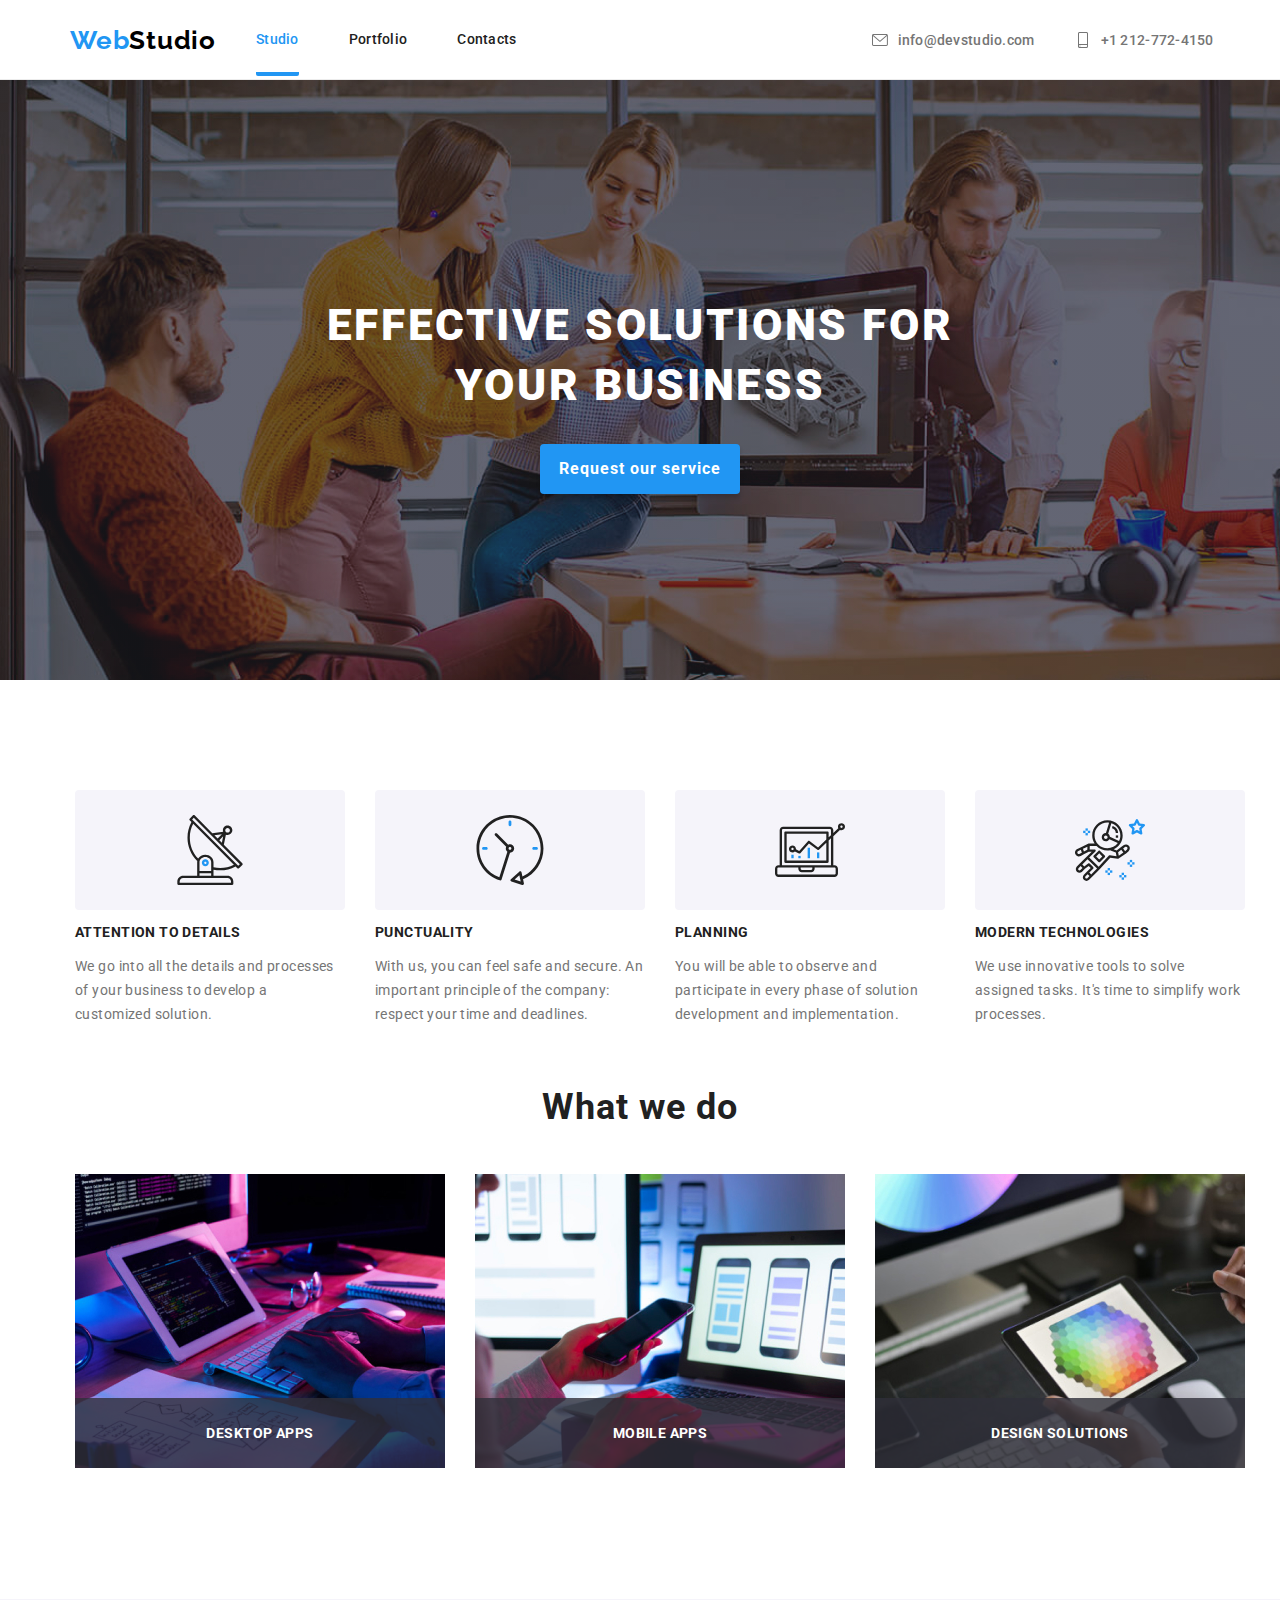
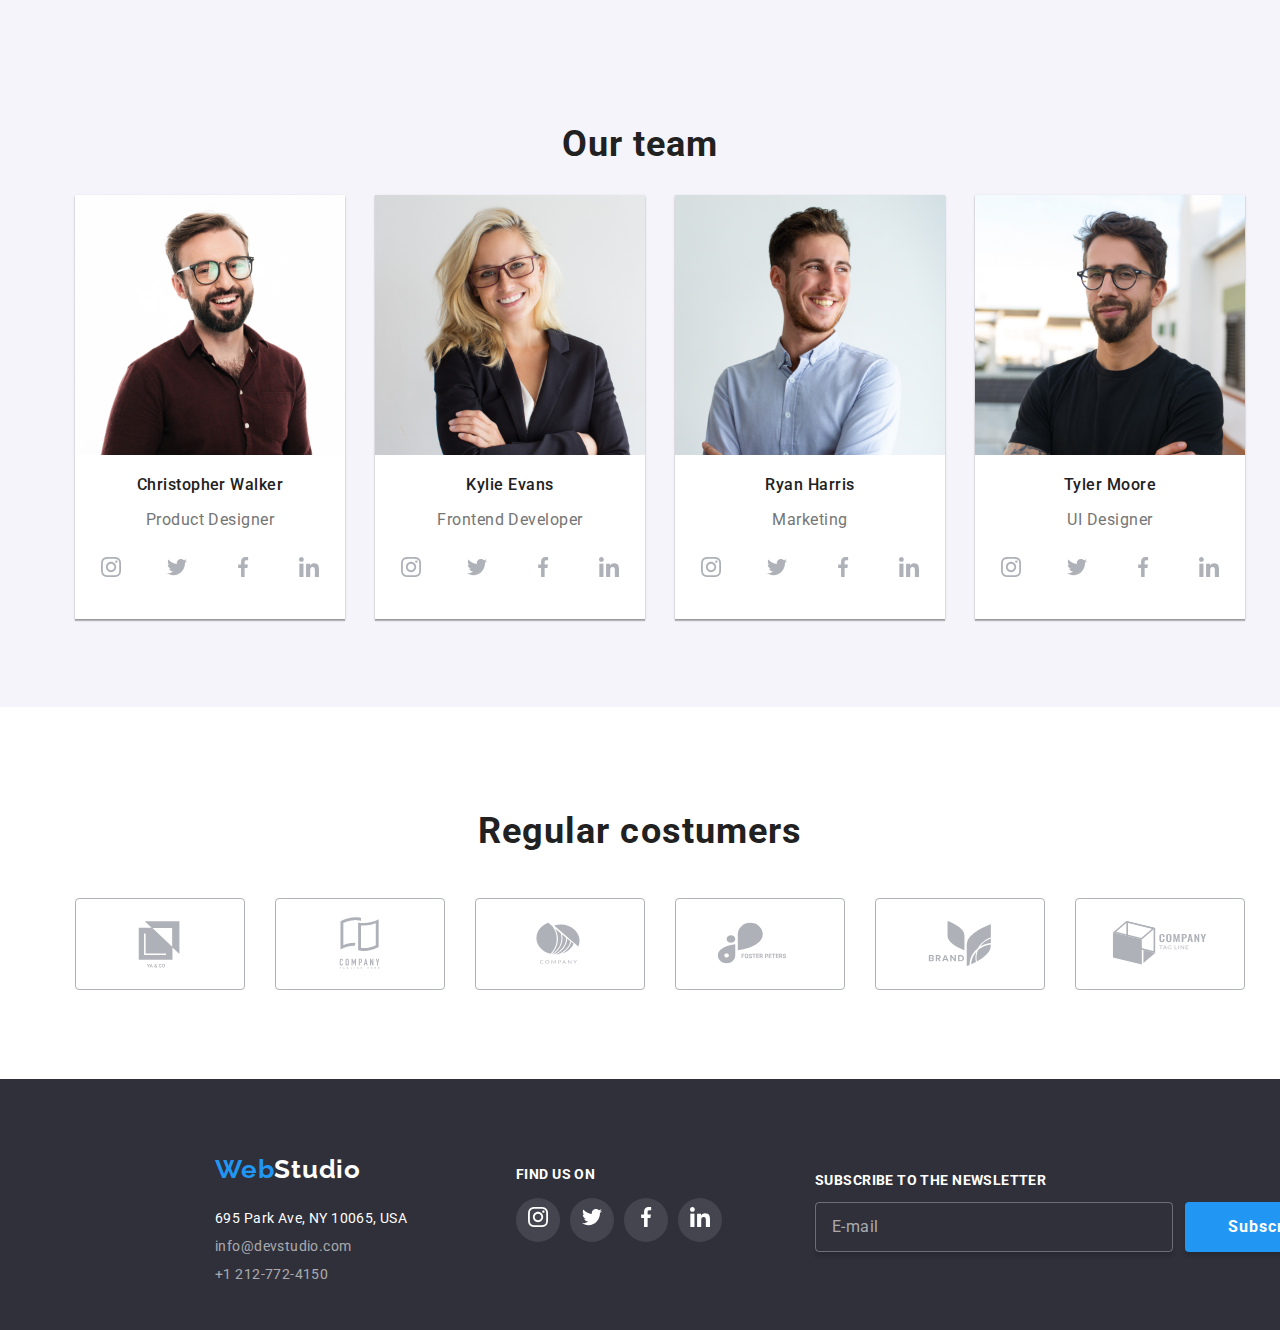
<file: index.html>
<!DOCTYPE html>
<html lang="en">
  <head>
    <meta charset="UTF-8" />
    <meta name="viewport" content="width=device-width, initial-scale=1.0" />
    <title>Document</title>
    <link rel="preconnect" href="https://fonts.googleapis.com" />
    <link rel="preconnect" href="https://fonts.gstatic.com" crossorigin />
    <link
      href="https://fonts.googleapis.com/css2?family=Raleway:wght@700&family=Roboto:wght@400;500;700;900&display=swap"
      rel="stylesheet"
    />
    <link
      rel="stylesheet"
      href="https://cdnjs.cloudflare.com/ajax/libs/modern-normalize/1.0.0/modern-normalize.min.css"
    />
    <link rel="stylesheet" href="./css/reset.css" />
    <link rel="stylesheet" href="./css/styles.css" />
  </head>
  <body>
    <header class="header-section">
      <div class="header-container">
        <nav class="nav-container">
          <a href="index.html" class="logo-section">
            <p><span>Web</span>Studio</p>
          </a>
          <div class="main-navigation pages">
            <ul>
              <li>
                <a href="index.html" class="nav-section current">Studio</a>
              </li>
              <li>
                <a href="portofolio.html" class="nav-section">Portfolio</a>
              </li>
              <li><a href="#contacts" class="nav-section">Contacts</a></li>
            </ul>
          </div>
        </nav>

        <div class="contacts-section">
          <ul>
            <li>
              <a href="mailto:info@devstudio.com" class="email-section">
                <svg class="contacts-section-icon">
                  <use
                    href="./images/symbol-defs.svg#icon-envelope-hover"
                  ></use>
                </svg>
                <span>info@devstudio.com</span>
              </a>
            </li>
            <li>
              <a href="tel:+1212-772-4150" class="telephone-section">
                <svg class="contacts-section-icon">
                  <use href="./images/symbol-defs.svg#icon-smartphone"></use>
                </svg>
                <span>+1 212-772-4150</span>
              </a>
            </li>
          </ul>
        </div>
      </div>
    </header>

    <main>
      <section class="effective-solutions-section">
        <div class="effective-solutions-gradient">
          <div class="effective-solutions-section-container">
            <h1 class="effective-solutions-title">
              EFFECTIVE SOLUTIONS FOR <br />
              YOUR BUSINESS
            </h1>
            <button
              type="button"
              data-modal-open
              class="effective-solutions-button"
            >
              Request our service
            </button>
          </div>
        </div>
      </section>

      <section class="what-we-do-section">
        <div class="what-we-do-text-section-container">
          <ul class="what-we-do-text-section">
            <li>
              <div class="paragraph-icons-container">
                <svg class="paragraph-icons">
                  <use href="./images/symbol-defs.svg#icon-antenna-1"></use>
                </svg>
              </div>
              <h3>ATTENTION TO DETAILS</h3>
              <p>
                We go into all the details and processes of your business to
                develop a customized solution.
              </p>
            </li>
            <li>
              <div class="paragraph-icons-container">
                <svg class="paragraph-icons">
                  <use href="./images/symbol-defs.svg#icon-clock-1"></use>
                </svg>
              </div>
              <h3>PUNCTUALITY</h3>
              <p>
                With us, you can feel safe and secure. An important principle of
                the company: respect your time and deadlines.
              </p>
            </li>
            <li>
              <div class="paragraph-icons-container">
                <svg class="paragraph-icons">
                  <use href="./images/symbol-defs.svg#icon-diagram-1"></use>
                </svg>
              </div>
              <h3>PLANNING</h3>
              <p>
                You will be able to observe and participate in every phase of
                solution development and implementation.
              </p>
            </li>
            <li>
              <div class="paragraph-icons-container">
                <svg class="paragraph-icons">
                  <use href="./images/symbol-defs.svg#icon-astronaut-1"></use>
                </svg>
              </div>
              <h3>MODERN TECHNOLOGIES</h3>
              <p>
                We use innovative tools to solve assigned tasks. It's time to
                simplify work processes.
              </p>
            </li>
          </ul>
        </div>

        <div class="what-we-do-section-container">
          <h2 class="section-title">What we do</h2>

          <div class="what-we-do-images-container">
            <ul>
              <li>
                <div class="what-we-do-images">
                  <img
                    src="./images/what-we-do-1.jpg"
                    alt="Back end"
                    width="370"
                  />
                  <div class="what-we-do-images-text"><p>Desktop apps</p></div>
                </div>
              </li>
              <li>
                <div class="what-we-do-images">
                  <img
                    src="./images/what-we-do-2.jpg"
                    alt="Front end"
                    width="370"
                  />
                  <div class="what-we-do-images-text"><p>Mobile APPS</p></div>
                </div>
              </li>
              <li>
                <div class="what-we-do-images">
                  <img
                    src="./images/what-we-do-3.jpg"
                    alt="Design"
                    width="370"
                  />
                  <div class="what-we-do-images-text">
                    <p>DESIGN SOLUTIONS</p>
                  </div>
                </div>
              </li>
            </ul>
          </div>
        </div>
      </section>

      <section class="our-team-section">
        <h2 class="section-title">Our team</h2>
        <div class="our-team-cards-container">
          <ul class="our-team-cards-section">
            <li>
              <img
                src="./images/team-member-1.jpg"
                alt="First team member"
                width="270"
              />
              <h3>Christopher Walker</h3>
              <p>Product Designer</p>
              <div class="cards-icons-container">
                <a href="https://www.instagram.com/" class="icons-container">
                  <svg class="cards-icons">
                    <use href="./images/symbol-defs.svg#icon-instagram-2"></use>
                  </svg>
                </a>
                <a href="https://twitter.com/" class="icons-container">
                  <svg class="cards-icons">
                    <use href="./images/symbol-defs.svg#icon-twitter-1"></use>
                  </svg>
                </a>
                <a href="https://www.facebook.com/" class="icons-container">
                  <svg class="cards-icons">
                    <use href="./images/symbol-defs.svg#icon-facebook-1"></use>
                  </svg>
                </a>
                <a href="https://www.linkedin.com/" class="icons-container">
                  <svg class="cards-icons">
                    <use href="./images/symbol-defs.svg#icon-linkedin-1"></use>
                  </svg>
                </a>
              </div>
            </li>
            <li>
              <img
                src="./images/team-member-2.jpg"
                alt="Second team member"
                width="270"
              />
              <h3>Kylie Evans</h3>
              <p>Frontend Developer</p>
              <div class="cards-icons-container">
                <a href="https://www.instagram.com/" class="icons-container">
                  <svg class="cards-icons">
                    <use href="./images/symbol-defs.svg#icon-instagram-2"></use>
                  </svg>
                </a>
                <a href="https://twitter.com/" class="icons-container">
                  <svg class="cards-icons">
                    <use href="./images/symbol-defs.svg#icon-twitter-1"></use>
                  </svg>
                </a>
                <a href="https://www.facebook.com/" class="icons-container">
                  <svg class="cards-icons">
                    <use href="./images/symbol-defs.svg#icon-facebook-1"></use>
                  </svg>
                </a>
                <a href="https://www.linkedin.com/" class="icons-container">
                  <svg class="cards-icons">
                    <use href="./images/symbol-defs.svg#icon-linkedin-1"></use>
                  </svg>
                </a>
              </div>
            </li>
            <li>
              <img
                src="./images/team-member-3.jpg"
                alt="Third team member"
                width="270"
              />
              <h3>Ryan Harris</h3>
              <p>Marketing</p>
              <div class="cards-icons-container">
                <a href="https://www.instagram.com/" class="icons-container">
                  <svg class="cards-icons">
                    <use href="./images/symbol-defs.svg#icon-instagram-2"></use>
                  </svg>
                </a>
                <a href="https://twitter.com/" class="icons-container">
                  <svg class="cards-icons">
                    <use href="./images/symbol-defs.svg#icon-twitter-1"></use>
                  </svg>
                </a>
                <a href="https://www.facebook.com/" class="icons-container">
                  <svg class="cards-icons">
                    <use href="./images/symbol-defs.svg#icon-facebook-1"></use>
                  </svg>
                </a>
                <a href="https://www.linkedin.com/" class="icons-container">
                  <svg class="cards-icons">
                    <use href="./images/symbol-defs.svg#icon-linkedin-1"></use>
                  </svg>
                </a>
              </div>
            </li>
            <li>
              <img
                src="./images/team-member-4.jpg"
                alt="Fourth team member"
                width="270"
              />
              <h3>Tyler Moore</h3>
              <p>UI Designer</p>
              <div class="cards-icons-container">
                <a href="https://www.instagram.com/" class="icons-container">
                  <svg class="cards-icons">
                    <use href="./images/symbol-defs.svg#icon-instagram-2"></use>
                  </svg>
                </a>
                <a href="https://twitter.com/" class="icons-container">
                  <svg class="cards-icons">
                    <use href="./images/symbol-defs.svg#icon-twitter-1"></use>
                  </svg>
                </a>
                <a href="https://www.facebook.com/" class="icons-container">
                  <svg class="cards-icons">
                    <use href="./images/symbol-defs.svg#icon-facebook-1"></use>
                  </svg>
                </a>
                <a href="https://www.linkedin.com/" class="icons-container">
                  <svg class="cards-icons">
                    <use href="./images/symbol-defs.svg#icon-linkedin-1"></use>
                  </svg>
                </a>
              </div>
            </li>
          </ul>
        </div>
      </section>

      <section class="regular-costumers-section">
        <h2 class="section-title">Regular costumers</h2>
        <ul class="regular-costumers-section-main">
          <li>
            <div class="regular-costumers-logo-container">
              <svg class="regular-costumers-logo">
                <use href="./images/symbol-defs.svg#icon-Logo"></use>
              </svg>
            </div>
          </li>
          <li>
            <div class="regular-costumers-logo-container">
              <svg class="regular-costumers-logo">
                <use href="./images/symbol-defs.svg#icon-company"></use>
              </svg>
            </div>
          </li>
          <li>
            <div class="regular-costumers-logo-container">
              <svg class="regular-costumers-logo">
                <use href="./images/symbol-defs.svg#icon-company-2"></use>
              </svg>
            </div>
          </li>
          <li>
            <div class="regular-costumers-logo-container">
              <svg class="regular-costumers-logo">
                <use href="./images/symbol-defs.svg#icon-foster-peters"></use>
              </svg>
            </div>
          </li>
          <li>
            <div class="regular-costumers-logo-container">
              <svg class="regular-costumers-logo">
                <use href="./images/symbol-defs.svg#icon-brand"></use>
              </svg>
            </div>
          </li>
          <li>
            <div class="regular-costumers-logo-container">
              <svg class="regular-costumers-logo">
                <use href="./images/symbol-defs.svg#icon-company-3"></use>
              </svg>
            </div>
          </li>
        </ul>
      </section>
    </main>

    <footer class="footer-section">
      <div class="footer-logo-adress">
        <div class="footer-section-container">
          <div class="footer-section-logo">
            <a href="index.html" class="footer-logo-section">
              <p><span>Web</span>Studio</p>
            </a>
          </div>

          <div class="footer-adress-section">
            <address id="contacts" class="adress-section">
              <p>695 Park Ave, NY 10065, USA</p>
              <a href="mailto:info@devstudio.com">info@devstudio.com</a>
              <a href="tel:+1212-772-4150">+1 212-772-4150</a>
            </address>
          </div>
        </div>
      </div>

      <div class="find-us-section">
        <h3 class="find-us-title">find us on</h3>
        <ul class="find-us-icons-container">
          <li>
            <div class="footer-icons-container">
              <a href="https://www.instagram.com/" class="find-us-icons">
                <svg class="cards-icons">
                  <use href="./images/symbol-defs.svg#icon-instagram-2"></use>
                </svg>
              </a>
            </div>
          </li>
          <li>
            <div class="footer-icons-container">
              <a href="https://www.instagram.com/" class="find-us-icons">
                <svg class="cards-icons">
                  <use href="./images/symbol-defs.svg#icon-twitter-1"></use>
                </svg>
              </a>
            </div>
          </li>
          <li>
            <div class="footer-icons-container">
              <a href="https://www.instagram.com/" class="find-us-icons">
                <svg class="cards-icons">
                  <use href="./images/symbol-defs.svg#icon-facebook-1"></use>
                </svg>
              </a>
            </div>
          </li>
          <li>
            <div class="footer-icons-container">
              <a href="https://www.instagram.com/" class="find-us-icons">
                <svg class="cards-icons">
                  <use href="./images/symbol-defs.svg#icon-linkedin-1"></use>
                </svg>
              </a>
            </div>
          </li>
        </ul>
      </div>

      <div class="footer-form-section">
        <h3 class="form-title">Subscribe to the newsletter</h3>

        <div>
          <form class="footer-form-container" action="" method="get">
            <label for="email"></label>
            <div>
              <input class="footer-email-box" type="email" id="email" placeholder="E-mail">
            </div>
  
            <div class="footer-subscribe-button-container">
              <input class="footer-subscribe-button" type="submit" value="Subscribe">
              <svg class="footer-subscribe-button-icon">
                <use href="./images/symbol-defs.svg#icon-icon-send"></use>
              </svg>
            </div>
          </form>
        </div>
      </div>
    </footer>

    <!-- Modal -->

    <div class="modal is-hidden" data-modal>
      <div class="modal-content">
        <div class="close-button-container" data-modal-close>
          <svg>
            <use href="./images/symbol-defs.svg#icon-close-button"></use>
          </svg>
        </div>

        <div class="modal-container">
          <h2 class="modal-title">
            Leave your information and we'll call you back
          </h2>

          <form action="" method="get" autocomplete="off">
            <label class="form-label" for="name">Name</label>
            <div class="input-textfield-container">
              <input
                class="textfield"
                type="text"
                name="name"
                id="name"
                required
              />
              <svg class="modal-icons">
                <use href="./images/symbol-defs.svg#icon-person"></use>
              </svg>
            </div>

            <label class="form-label" for="phone_number">Telephone</label>
            <div class="input-textfield-container">
              <input
                class="textfield"
                type="tel"
                name="phone_number"
                id="phone_number"
                required
              />
              <svg class="modal-icons">
                <use href="./images/symbol-defs.svg#icon-phone"></use>
              </svg>
            </div>

            <label class="form-label" for="email">Email</label>
            <div class="input-textfield-container">
              <input
                class="textfield"
                type="email"
                name="email"
                id="email"
                required
              />
              <svg class="modal-icons">
                <use href="./images/symbol-defs.svg#icon-email"></use>
              </svg>
            </div>

            <label class="form-label" for="comments">Comments</label>
            <div>
              <textarea
                class="comments-area"
                name="comments"
                id="comments"
                cols="30"
                rows="10"
                placeholder="Enter the text"
              ></textarea>
            </div>

            <div class="terms-and-condition-checkbox">
              <input
                class="terms-and-conditions-check"
                name="terms-and-conditions-check"
                id="terms-and-conditions-check"
                value="Checked"
                type="checkbox"
              />
              <label for="terms-and-conditions-check">
                <svg class="icon-checkbox">
                  <use href="./images/symbol-defs.svg#icon-unchecked"></use>
                </svg>
                <span
                >I agree with the letter and accept the
                <a href="#">Terms and Conditions</a>
              </span>
              </label>
            </div>

            <input class="submit-button" type="submit" value="Send" />
          </form>
        </div>
      </div>
    </div>

    <script src="./js/modal.js"></script>
  </body>
</html>
</file>
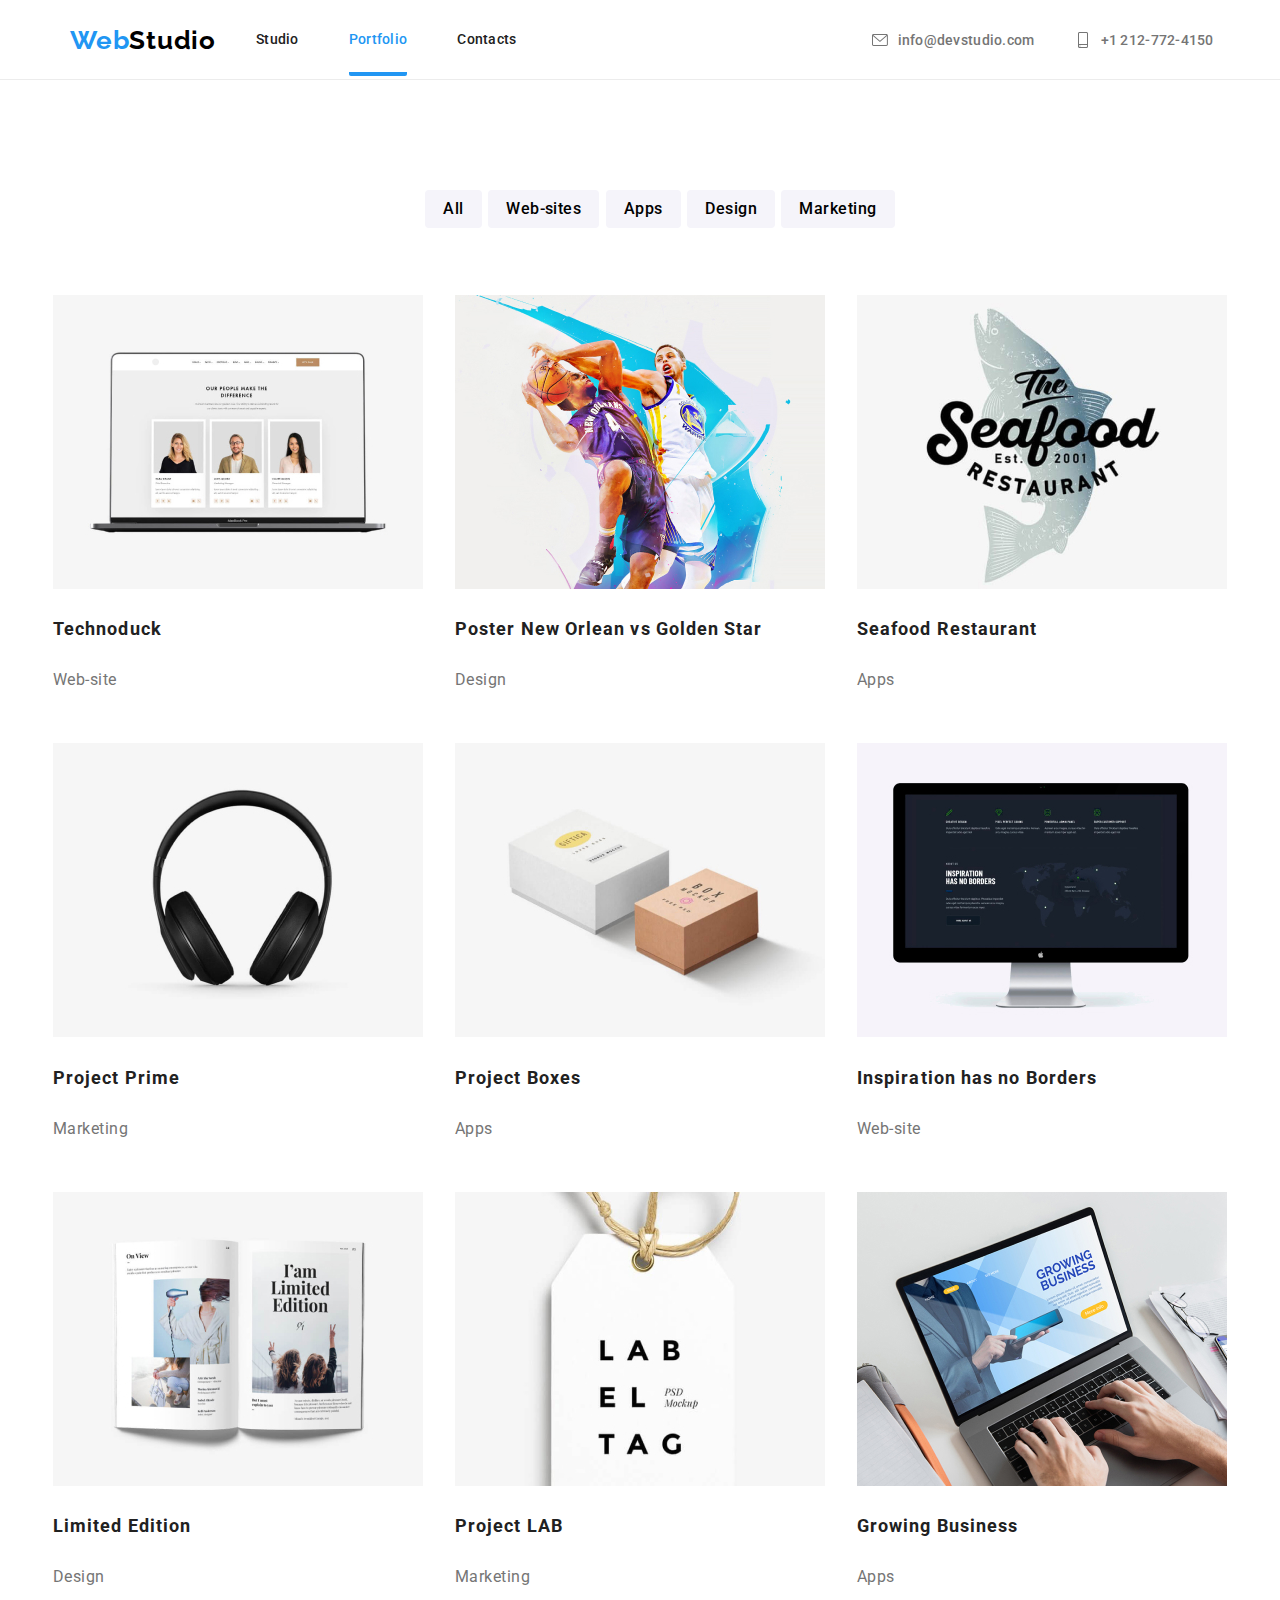
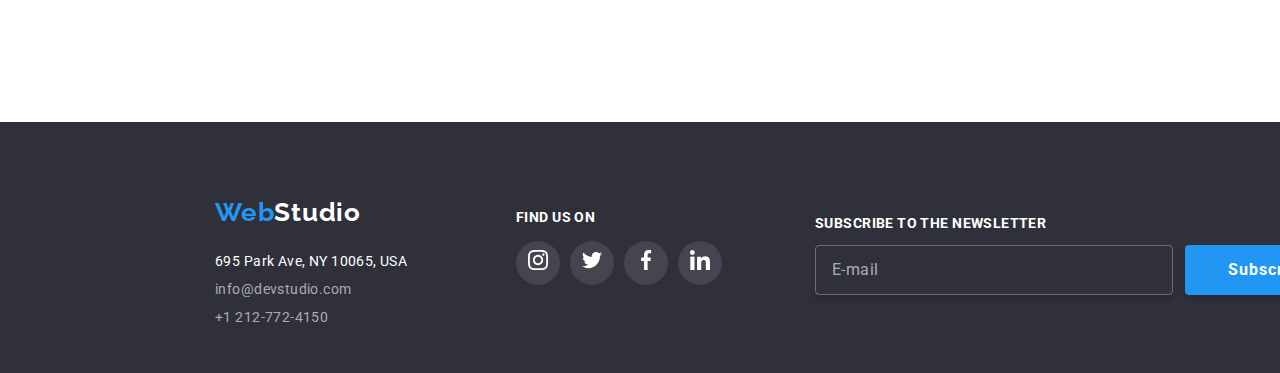
<file: portofolio.html>
<!DOCTYPE html>
<html lang="en">
  <head>
    <meta charset="UTF-8" />
    <meta name="viewport" content="width=device-width, initial-scale=1.0" />
    <title>Document</title>
    <link rel="preconnect" href="https://fonts.googleapis.com" />
    <link rel="preconnect" href="https://fonts.gstatic.com" crossorigin />
    <link
      href="https://fonts.googleapis.com/css2?family=Raleway:wght@700&family=Roboto:wght@400;500;700;900&display=swap"
      rel="stylesheet"
    />
    <link
      rel="stylesheet"
      href="https://cdnjs.cloudflare.com/ajax/libs/modern-normalize/1.0.0/modern-normalize.min.css"
    />
    <link rel="stylesheet" href="./css/reset.css" />
    <link rel="stylesheet" href="./css/styles.css" />
  </head>
  <body>
    <header class="header-section">
      <div class="header-container">
        <nav class="nav-container">
          <a href="index.html" class="logo-section">
            <p><span>Web</span>Studio</p>
          </a>
          <div class="main-navigation pages">
            <ul>
              <li>
                <a href="index.html" class="nav-section">Studio</a>
              </li>
              <li>
                <a href="portofolio.html" class="nav-section current">Portfolio</a>
              </li>
              <li><a href="#contacts" class="nav-section">Contacts</a></li>
            </ul>
          </div>
        </nav>

        <div class="contacts-section">
          <ul>
            <li>
              <a href="mailto:info@devstudio.com" class="email-section">
                <svg class="contacts-section-icon">
                  <use
                    href="./images/symbol-defs.svg#icon-envelope-hover"
                  ></use>
                </svg>
                <span>info@devstudio.com</span>
              </a>
            </li>
            <li>
              <a href="tel:+1212-772-4150" class="telephone-section">
                <svg class="contacts-section-icon">
                  <use href="./images/symbol-defs.svg#icon-smartphone"></use>
                </svg>
                <span>+1 212-772-4150</span>
              </a>
            </li>
          </ul>
        </div>
      </div>
    </header>

    <main class="portofolio-container">
      <div class="portofolio-content">
        <div class="buttons-section-container">
          <ul>
            <li><button type="button" class="buttons-section">All</button></li>
            <li>
              <button type="button" class="buttons-section">Web-sites</button>
            </li>
            <li><button type="button" class="buttons-section">Apps</button></li>
            <li><button type="button" class="buttons-section">Design</button></li>
            <li>
              <button type="button" class="buttons-section">Marketing</button>
            </li>
          </ul>
        </div>
        
        <div class="cards-section-container">
          <div class="cards-section">
            <div class="cards-item">
              <div class="overlay-container">
                <div class="cards-item-transition">
                  <p>Technoduck is a state-of-the-art coronavirus distribution platform. Companies use this platform for digital espionage and attacks on competitors' secure servers.</p>
                </div>
                <img src="./images/portofolio-img-1.jpg" alt="Technoduck" />
              </div>
              <div>
                <h3>Technoduck</h3>
                <p>Web-site</p>
              </div>
            </div>
            <div class="cards-item">
              <div class="overlay-container">
                <div class="cards-item-transition">
                  <div class="transition-content"></div>
                </div>
                <img
                src="./images/portofolio-img-2.jpg"
                alt="Poster New Orlean vs Golden Star"
              />
              </div>
              <div>
                <h3>Poster New Orlean vs Golden Star</h3>
                <p>Design</p>
              </div>
            </div>
            <div class="cards-item">
              <div class="overlay-container">
                <div class="cards-item-transition">
                  <div class="transition-content"></div>
                </div>
                <img src="./images/portofolio-img-3.jpg" alt="Seafood Restaurant" />
              </div>
              <div>
                <h3>Seafood Restaurant</h3>
                <p>Apps</p>
              </div>
            </div>
            <div class="cards-item">
              <div class="overlay-container">
                <div class="cards-item-transition">
                  <div class="transition-content"></div>
                </div>
                <img src="./images/portofolio-img-4.jpg" alt="Project Prime" />
              </div>
              <div>
                <h3>Project Prime</h3>
                <p>Marketing</p>
              </div>
            </div>
            <div class="cards-item">
              <div class="overlay-container">
                <div class="cards-item-transition">
                  <div class="transition-content"></div>
                </div>
                <img src="./images/portofolio-img-5.jpg" alt="Project Boxes" />
              </div>
              <div>
                <h3>Project Boxes</h3>
                <p>Apps</p>
              </div>
            </div>
            <div class="cards-item">
              <div class="overlay-container">
                <div class="cards-item-transition">
                  <div class="transition-content"></div>
                </div>
                <img
                src="./images/portofolio-img-6.jpg"
                alt="Inspiration has no Borders"
              />
              </div>
              <div>
                <h3>Inspiration has no Borders</h3>
                <p>Web-site</p>
              </div>
            </div>
            <div class="cards-item">
              <div class="overlay-container">
                <div class="cards-item-transition">
                  <div class="transition-content"></div>
                </div>
                <img src="./images/portofolio-img-7.jpg" alt="Limited Edition" />
              </div>
              <div>
                <h3>Limited Edition</h3>
                <p>Design</p>
              </div>
            </div>
            <div class="cards-item">
              <div class="overlay-container">
                <div class="cards-item-transition">
                  <div class="transition-content"></div>
                </div>
                <img src="./images/portofolio-img-8.jpg" alt="Project LAB" />
              </div>
              <div>
                <h3>Project LAB</h3>
                <p>Marketing</p>
              </div>
            </div>
            <div class="cards-item">
              <div class="overlay-container">
                <div class="cards-item-transition">
                  <div class="transition-content"></div>
                </div>
                <img src="./images/portofolio-img-9.jpg" alt="Growing Business" />
              </div>
              <div>
                <h3>Growing Business</h3>
                <p>Apps</p>
              </div>
            </div>
          </div>
        </div>
    </main>

    <footer class="footer-section">
      <div class="footer-logo-adress">
        <div class="footer-section-container">
          <div class="footer-section-logo">
            <a href="index.html" class="footer-logo-section">
              <p><span>Web</span>Studio</p>
            </a>
          </div>

          <div class="footer-adress-section">
            <address id="contacts" class="adress-section">
              <p>695 Park Ave, NY 10065, USA</p>
              <a href="mailto:info@devstudio.com">info@devstudio.com</a>
              <a href="tel:+1212-772-4150">+1 212-772-4150</a>
            </address>
          </div>
        </div>
      </div>

      <div class="find-us-section">
        <h3 class="find-us-title">find us on</h3>
        <ul class="find-us-icons-container">
          <li>
            <div class="footer-icons-container">
              <a href="https://www.instagram.com/" class="find-us-icons">
                <svg class="cards-icons">
                  <use href="./images/symbol-defs.svg#icon-instagram-2"></use>
                </svg>
              </a>
            </div>
          </li>
          <li>
            <div class="footer-icons-container">
              <a href="https://www.instagram.com/" class="find-us-icons">
                <svg class="cards-icons">
                  <use href="./images/symbol-defs.svg#icon-twitter-1"></use>
                </svg>
              </a>
            </div>
          </li>
          <li>
            <div class="footer-icons-container">
              <a href="https://www.instagram.com/" class="find-us-icons">
                <svg class="cards-icons">
                  <use href="./images/symbol-defs.svg#icon-facebook-1"></use>
                </svg>
              </a>
            </div>
          </li>
          <li>
            <div class="footer-icons-container">
              <a href="https://www.instagram.com/" class="find-us-icons">
                <svg class="cards-icons">
                  <use href="./images/symbol-defs.svg#icon-linkedin-1"></use>
                </svg>
              </a>
            </div>
          </li>
        </ul>
      </div>

      <div class="footer-form-section">
        <h3 class="form-title">Subscribe to the newsletter</h3>

        <div>
          <form class="footer-form-container" action="" method="get">
            <label for="email"></label>
            <div>
              <input class="footer-email-box" type="email" id="email" placeholder="E-mail">
            </div>
  
            <div class="footer-subscribe-button-container">
              <input class="footer-subscribe-button" type="submit" value="Subscribe">
              <svg class="footer-subscribe-button-icon">
                <use href="./images/symbol-defs.svg#icon-icon-send"></use>
              </svg>
            </div>
          </form>
        </div>
      </div>
    </footer>
  </body>
</html>
</file>
<file: css/styles.css>
body {
  font-family: "Roboto", sans-serif;
}

ul {
  list-style-type: none;
}

:root {
  --hover-color: #2196f3;
  --text-hover-color: #fff;
  --paragraph-contacts-color: #757575;
  --title-color: #212121;
  --background-color-1: #fff;
  --background-color-2: #2f303a;
  --portofolio-background-button-color: #f5f4fa;
  --adress-color: #fff;
  --web-color: #2196f3;
  --logo-color-1: #000;
  --logo-color-2: #fff;
  --button-color: #2196f3;
  --our-team-section-background-color: #f5f4fa;
  --transition: 250ms cubic-bezier(0.4, 0, 0.2, 1);
}

/* Header section */
.header-section {
  border-bottom: #ececec solid 1px;
  display: flex;
  align-items: center;
  justify-content: space-between;
  height: 80px;
}

.header-container {
  width: 1200px;
  margin: 0 auto;
  padding: 0 15px;
  display: flex;
}

.logo-section {
  text-decoration: none;
}

.logo-section p {
  color: var(--logo-color-1);
  font-family: Raleway;
  font-size: 26px;
  font-style: normal;
  font-weight: 700;
  line-height: normal;
  letter-spacing: 0.78px;
}

.logo-section span {
  color: var(--web-color);
  font-family: Raleway;
  font-size: 26px;
  font-style: normal;
  font-weight: 700;
  line-height: normal;
  letter-spacing: 0.78px;
}

.nav-container {
  display: flex;
  align-items: center;
  justify-content: space-between;
  margin-left: 15px;
  margin-right: 15px;
}

.header-section .main-navigation ul {
  align-items: center;
  gap: 50px;
  justify-content: space-between;
  display: flex;
}

.pages ul {
  margin-right: 300px;
}

.nav-section {
  text-decoration: none;
  color: var(--title-color);
  font-size: 14px;
  font-style: normal;
  font-weight: 500;
  line-height: normal;
  letter-spacing: 0.28px;
  transition: color var(--transition);
}

.nav-section:hover,
.nav-section:active {
  color: var(--hover-color);
}

.current {
  color: var(--hover-color);
  padding-bottom: 25px;
  border-bottom: 4px solid #2196f3;
  border-radius: 2px;
}

.header-section .contacts-section {
  align-items: center;
  gap: 40px;
  justify-content: space-between;
  display: flex;
}

.contacts-section ul {
  display: flex;
  gap: 40px;
}

.contacts-section a {
  text-decoration: none;
  color: var(--paragraph-contacts-color);
  font-size: 14px;
  font-style: normal;
  font-weight: 500;
  line-height: normal;
  letter-spacing: 0.28px;
}

.contacts-section a span {
  transition: color var(--transition);
}

.contacts-section a:hover span {
  color: var(--hover-color);
}

.contacts-section a svg {
  transition: fill var(--transition);
}

.contacts-section a:hover svg {
  fill: var(--hover-color);
}

.email-section,
.telephone-section {
  display: flex;
  gap: 10px;
}

.contacts-section-icon {
  width: 16px;
  height: 16px;
  fill: #757575;
}
/* Main Section */

.effective-solutions-section {
  background-image: linear-gradient(
      rgba(47, 48, 58, 0.4),
      rgba(47, 48, 58, 0.4)
    ),
    url(../images/background-image.jpg);
  width: 100%;
  height: 600px;
  display: flex;
  justify-content: space-evenly;
  align-items: center;
}

.effective-solutions-section-container {
  display: flex;
  align-items: center;
  flex-direction: column;
}

.effective-solutions-title {
  color: #fff;
  text-align: center;
  font-size: 44px;
  font-style: normal;
  font-weight: 900;
  line-height: 60px;
  letter-spacing: 2.64px;
  text-transform: uppercase;
}

.effective-solutions-button {
  background: var(--button-color);
  cursor: pointer;
  border: none;
  color: #fff;
  text-align: center;
  font-size: 16px;
  font-style: normal;
  font-family: inherit;
  font-weight: 700;
  line-height: 30px;
  letter-spacing: 0.96px;
  border-radius: 4px;
  box-shadow: 0px 4px 4px 0px rgba(0, 0, 0, 0.15);
  width: 200px;
  height: 50px;
  transition: background-color var(--transition);
}

.effective-solutions-button:hover {
  background-color: #188ce8;
}

/* What we do section */
.what-we-do-section {
  height: 919px;
  padding: 94px 0px;
}

.what-we-do-text-section h3 {
  color: var(--title-color);
  font-size: 14px;
  font-style: normal;
  font-weight: 700;
  line-height: normal;
  letter-spacing: 0.42px;
  text-transform: uppercase;
}

.what-we-do-text-section-container {
  display: flex;
  justify-content: space-around;
}

.what-we-do-text-section-container ul {
  display: flex;
  gap: 30px;
}

.paragraph-icons-container {
  width: 270px;
  height: 120px;
  display: flex;
  justify-content: center;
  align-items: center;
  border-radius: 4px;
  background: #f5f4fa;
}

.paragraph-icons {
  width: 70px;
  height: 70px;
}

.what-we-do-text-section li {
  width: 270px;
}

.what-we-do-text-section p {
  color: var(--paragraph-contacts-color);
  font-size: 14px;
  font-style: normal;
  font-weight: 400;
  line-height: 24px;
  letter-spacing: 0.42px;
}

.what-we-do-images {
  position: relative;
  width: 370px;
  height: 294px;
}

.what-we-do-images-text {
  width: 370px;
  height: 70px;
  position: absolute;
  bottom: 0;
  display: flex;
  justify-content: center;
  align-items: center;
  background: rgba(47, 48, 58, 0.8);
}

.what-we-do-images-text p {
  color: #fff;
  text-align: center;
  font-family: Roboto;
  font-size: 14px;
  font-style: normal;
  font-weight: 700;
  line-height: normal;
  letter-spacing: 0.42px;
  text-transform: uppercase;
}

.what-we-do-images-container {
  display: flex;
  justify-content: center;
}

.what-we-do-images-container ul {
  display: flex;
  gap: 30px;
}

.section-title {
  color: var(--title-color);
  text-align: center;
  font-size: 36px;
  font-style: normal;
  font-weight: 700;
  line-height: normal;
  letter-spacing: 1.08px;
}
/* Our team section */

.our-team-cards-section {
  display: flex;
  justify-content: center;
  gap: 30px;
}

.our-team-section {
  background-color: var(--our-team-section-background-color);
  height: 708px;
  padding: 94px 0px;
}

.our-team-section li {
  background-color: var(--background-color-1);
  box-shadow: 0px 2px 1px 0px rgba(0, 0, 0, 0.2),
    0px 1px 1px 0px rgba(0, 0, 0, 0.14), 0px 1px 3px 0px rgba(0, 0, 0, 0.12);
}

.our-team-section h3 {
  color: var(--title-color);
  text-align: center;
  font-size: 16px;
  font-style: normal;
  font-weight: 500;
  line-height: normal;
  letter-spacing: 0.48px;
}

.our-team-section p {
  color: var(--paragraph-contacts-color);
  text-align: center;
  font-size: 16px;
  font-style: normal;
  font-weight: 400;
  line-height: normal;
  letter-spacing: 0.48px;
}

.cards-icons-container {
  display: flex;
  justify-content: center;
  align-items: center;
  gap: 22px;
  margin-bottom: 30px;
}

.icons-container {
  width: 44px;
  height: 44px;
  border-radius: 50%;
  display: flex;
  align-items: center;
  justify-content: center;
  transition: background-color var(--transition);
}

.icons-container svg {
  transition: fill var(--transition);
}

.icons-container:hover {
  background-color: var(--hover-color);
}

.icons-container:hover svg {
  fill: #fff;
}

.cards-icons {
  fill: #afb1b8;
  width: 20px;
  height: 20px;
}

/* Regular costumers section */

.regular-costumers-section {
  height: 372px;
  display: flex;
  flex-direction: column;
  align-items: center;
  justify-content: center;
}

.regular-costumers-section-main {
  display: flex;
  justify-content: center;
  gap: 30px;
}

.regular-costumers-logo-container {
  width: 170px;
  height: 92px;
  border-radius: 4px;
  border: 1px solid #afb1b8;
  display: flex;
  justify-content: center;
  align-items: center;
  transition: border var(--transition);
}

.regular-costumers-logo-container:hover {
  border: 1px solid #2196f3;
}

.regular-costumers-logo-container svg {
  transition: fill var(--transition);
}

.regular-costumers-logo-container:hover svg {
  fill: var(--hover-color);
}

.regular-costumers-logo {
  width: 106px;
  height: 60px;
  fill: #afb1b8;
}

/* Footer section */

.footer-section {
  background-color: var(--background-color-2);
  display: flex;
  align-items: center;
}

.footer-section-container {
  height: 251px;
  display: flex;
  flex-direction: column;
  justify-content: center;
}

.footer-section-logo p {
  margin-left: 215px;
}

.footer-logo-section {
  text-decoration: none;
}

.footer-logo-section span {
  color: var(--web-color);
  font-family: Raleway;
  font-size: 26px;
  font-style: normal;
  font-weight: 700;
  line-height: normal;
  letter-spacing: 0.78px;
}

.footer-logo-section p {
  color: var(--adress-color);
  font-family: Raleway;
  font-size: 26px;
  font-style: normal;
  font-weight: 700;
  line-height: normal;
  letter-spacing: 0.78px;
}

.adress-section {
  width: 231px;
  height: 72px;
  margin-left: 215px;
  display: flex;
  flex-direction: column;
  gap: 12px;
}

.adress-section p {
  color: var(--adress-color);
  font-size: 14px;
  font-style: normal;
  font-weight: 400;
  line-height: normal;
  letter-spacing: 0.42px;
  margin: 0px;
}

.adress-section a {
  text-decoration: none;
  color: rgba(255, 255, 255, 0.6);
  font-size: 14px;
  font-style: normal;
  font-weight: 400;
  line-height: 16px;
  letter-spacing: 0.42px;
}

/* Find us section */

.find-us-section {
  margin-left: 70px;
}

.find-us-title {
  color: #fff;
  font-family: Roboto;
  font-size: 14px;
  font-style: normal;
  font-weight: 700;
  line-height: normal;
  letter-spacing: 0.42px;
  text-transform: uppercase;
}

.find-us-icons-container {
  display: flex;
  padding: 0;
  gap: 10px;
}

.footer-icons-container {
  width: 44px;
  height: 44px;
  border-radius: 50%;
  background-color: rgba(255, 255, 255, 0.1);
  display: flex;
  justify-content: center;
  align-items: center;
  transition: background-color var(--transition);
}

.find-us-icons svg {
  fill: #fff;
}

.footer-icons-container:hover {
  background-color: var(--hover-color);
}

/* Footer form section */

.footer-form-section {
  margin-left: 93px;
}

.form-title {
  color: #fff;
  font-family: Roboto;
  font-size: 14px;
  font-style: normal;
  font-weight: 700;
  line-height: normal;
  letter-spacing: 0.42px;
  text-transform: uppercase;
}

.footer-form-container {
  display: flex;
}

.footer-email-box {
  width: 358px;
  height: 50px;
  border-radius: 4px;
  border: 1px solid rgba(255, 255, 255, 0.3);
  background: rgba(33, 150, 243, 0);
  box-shadow: 0px 4px 4px 0px rgba(0, 0, 0, 0.15);
  outline: none;
  padding: 15px 0px 15px 16px;
  color: #fff;
}

.footer-email-box::placeholder {
  color: rgba(255, 255, 255, 0.6);
  font-family: Roboto;
  font-size: 16px;
  font-style: normal;
  font-weight: 400;
  line-height: 20px; /* 125% */
  letter-spacing: 0.48px;
}

.footer-subscribe-button {
  width: 200px;
  height: 50px;
  border-radius: 4px;
  background: #2196f3;
  box-shadow: 0px 4px 4px 0px rgba(0, 0, 0, 0.15);
  color: #fff;
  padding: 10px 77px 10px 43px;
  font-family: Roboto;
  font-size: 16px;
  font-style: normal;
  font-weight: 700;
  line-height: 30px; /* 187.5% */
  letter-spacing: 0.96px;
  border: none;
  margin-left: 12px;
  cursor: pointer;
  position: relative;
}

.footer-subscribe-button-container {
  position: relative;
}

.footer-subscribe-button-icon {
  fill: #fff;
  width: 24px;
  height: 24px;
  position: absolute;
  top: 13px;
  right: 28px;
}

/* Portofolio section */

.portofolio-container {
  height: 1548px;
}

.portofolio-content {
  margin: 94px 215px;
  justify-content: center;
  align-items: center;
  display: flex;
  flex-direction: column;
  row-gap: 50px;
}

.buttons-section-container ul {
  width: 516px;
  height: 38px;
  display: flex;
  justify-content: space-around;
}

.buttons-section {
  background-color: #f5f4fa;
  font-family: var(--head-text);
  border: none;
  color: #000000;
  text-decoration: none;
  font-weight: 500;
  line-height: 38px;
  letter-spacing: 0.03em;
  font-size: 16px;
  cursor: pointer;
  text-transform: none;
  justify-content: center;
  padding: 0 18px;
  border-radius: 4px;
  transition: background var(--transition), color var(--transition),
    box-shadow var(--transition);
}

.buttons-section:hover,
.buttons-section:focus,
.buttons-section:active {
  background: var(--hover-color);
  color: var(--text-hover-color);
  box-shadow: 0px 2px 2px 0px rgba(0, 0, 0, 0.12),
    0px 1px 2px 0px rgba(0, 0, 0, 0.08), 0px 3px 1px 0px rgba(0, 0, 0, 0.1);
}

.cards-section-container {
  display: flex;
  justify-content: center;
  align-items: center;
  width: 1200px;
}

.cards-section {
  display: flex;
  justify-content: center;
  flex-wrap: wrap;
  gap: 30px;
}

.cards-item {
  border: 1px solid #fff;
  transition: border var(--transition), background var(--transition),
    box-shadow var(--transition);
}

.cards-section li {
  border: 1px solid #eee;
  background: #fff;
}

.cards-section h3 {
  color: var(--title-color);
  font-size: 18px;
  font-style: normal;
  font-weight: 700;
  line-height: 36px;
  letter-spacing: 1.08px;
}

.cards-section p {
  color: var(--paragraph-contacts-color);
  font-size: 16px;
  font-style: normal;
  font-weight: 400;
  line-height: 30px;
  letter-spacing: 0.48px;
}

.cards-item:hover {
  cursor: pointer;
  border: 1px solid #eee;
  background: #fff;
  box-shadow: 1px 4px 6px 0px rgba(0, 0, 0, 0.16),
    0px 4px 4px 0px rgba(0, 0, 0, 0.06), 0px 1px 1px 0px rgba(0, 0, 0, 0.12);
}

.cards-item {
  position: relative;
}

.overlay-container {
  position: relative;
  overflow: hidden;
}

.cards-item-transition {
  font-size: 18px;
  font-weight: 400;
  line-height: 28px;
  letter-spacing: 0.03em;
  position: absolute;
  background-color: rgba(33, 150, 243, 0.9);
  transform: translatey(133%);
  transition: transform 250ms ease-in-out;
}

.cards-item:hover .cards-item-transition {
  transform: translateY(0);
}

.cards-item-transition p {
  font-family: Roboto;
  color: #fff;
  width: 80%;
  padding-left: 25px;
  padding-top: 45px;
  padding-bottom: 73px;
}

.cards-item-transition .transition-content {
  width: 370px;
  height: 294px;
}

/* Modal section */

.modal {
  position: fixed;
  width: 100vw;
  height: 100vh;
  top: 0;
  left: 0;
  background: rgba(0, 0, 0, 0.2);
  display: flex;
  justify-content: center;
  align-items: center;
}

.modal:not(.is-hidden) {
  animation: fadeIn 0.3s ease-in-out;
}

@keyframes fadeIn {
  from {
    opacity: 0;
  }

  to {
    opacity: 1;
  }
}

.modal-content {
  position: relative;
  width: 528px;
  height: 581px;
  border-radius: 4px;
  background: #fff;
  box-shadow: 0px 2px 1px 0px rgba(0, 0, 0, 0.2),
    0px 1px 1px 0px rgba(0, 0, 0, 0.14), 0px 1px 3px 0px rgba(0, 0, 0, 0.12);
  display: flex;
  flex-direction: column;
}

.close-button-container {
  cursor: pointer;
  position: absolute;
  top: 8px;
  right: 8px;
  width: 30px;
  height: 30px;
  border: 1px solid rgba(0, 0, 0, 0.1);
  border-radius: 50%;
  display: flex;
  justify-content: center;
  align-items: center;
}

.close-button-container svg {
  width: 18px;
  height: 18px;
  transition: fill var(--transition);
}

.close-button-container:hover svg {
  fill: #2196f3;
}

.is-hidden {
  visibility: hidden;
}

.modal-container {
  padding: 40px;
}

.modal-title {
  width: 448px;
  color: #212121;
  text-align: center;
  font-family: Roboto;
  font-size: 20px;
  font-style: normal;
  font-weight: 700;
  line-height: normal;
  letter-spacing: 0.6px;
}

.form-label {
  color: #757575;
  font-family: Roboto;
  font-size: 12px;
  font-style: normal;
  font-weight: 400;
  line-height: normal;
  letter-spacing: 0.12px;
}

.textfield {
  width: 448px;
  height: 40px;
  border-radius: 4px;
  border: 1px solid rgba(33, 33, 33, 0.2);
  padding: 11px 0px 11px 42px;
  outline: none;
  transition: border var(--transition);
}

.textfield + svg {
  transition: fill var(--transition);
}

.input-textfield-container {
  position: relative;
}

.modal-icons {
  width: 18px;
  height: 18px;
  position: absolute;
  top: 11px;
  left: 12px;
}

.comments-area {
  width: 448px;
  height: 120px;
  border-radius: 4px;
  border: 1px solid rgba(33, 33, 33, 0.2);
  padding: 12px 16px;
  outline: none;
  transition: border var(--transition);
}

.textfield:focus,
.comments-area:focus {
  border: 1px solid rgba(33, 150, 243, 1);
}

.textfield:focus + svg {
  fill: rgba(33, 150, 243, 1);
}

.comments-area::placeholder {
  color: rgba(117, 117, 117, 0.5);
  font-family: Roboto;
  font-size: 12px;
  font-style: normal;
  font-weight: 400;
  line-height: normal;
  letter-spacing: 0.12px;
}

.terms-and-condition-checkbox {
  margin-top: 20px;
  margin-left: 12px;
  position: relative;
  display: flex;
  flex-direction: row;
  gap: 8px;
  cursor: pointer;
}

.terms-and-condition-checkbox span {
  color: #757575;
  font-family: Roboto;
  font-size: 14px;
  font-style: normal;
  font-weight: 400;
  line-height: 24px; /* 171.429% */
  letter-spacing: 0.42px;
  cursor: pointer;
}

.terms-and-condition-checkbox a {
  color: #2196f3;
  font-family: Roboto;
  font-size: 14px;
  font-style: normal;
  font-weight: 400;
  line-height: 24px;
  letter-spacing: 0.42px;
  text-decoration-line: underline;
}

.icon-checkbox {
  width: 13px;
  height: 13px;
  position: absolute;
  top: calc(50% - 6.5px);
  left: 0;
  cursor: pointer;
}

.terms-and-conditions-check:not(:checked) {
  visibility: hidden;
}

.terms-and-conditions-check:checked + label > svg {
  display: none;
}

.submit-button {
  width: 200px;
  height: 50px;
  border-radius: 4px;
  background: #2196f3;
  box-shadow: 0px 4px 4px 0px rgba(0, 0, 0, 0.15);
  border: none;
  color: #fff;
  text-align: center;
  font-family: Roboto;
  font-size: 16px;
  font-style: normal;
  font-weight: 700;
  line-height: 30px; /* 187.5% */
  letter-spacing: 0.96px;
  margin-top: 30px;
  margin-left: 124px;
  cursor: pointer;
  transition: border-radius var(--transition), background var(--transition),
    box-shadow var(--transition);
}

.submit-button:hover,
.submit-button:focus {
  border-radius: 4px;
  background: #188ce8;
  box-shadow: 0px 4px 4px 0px rgba(0, 0, 0, 0.15);
}
</file>
